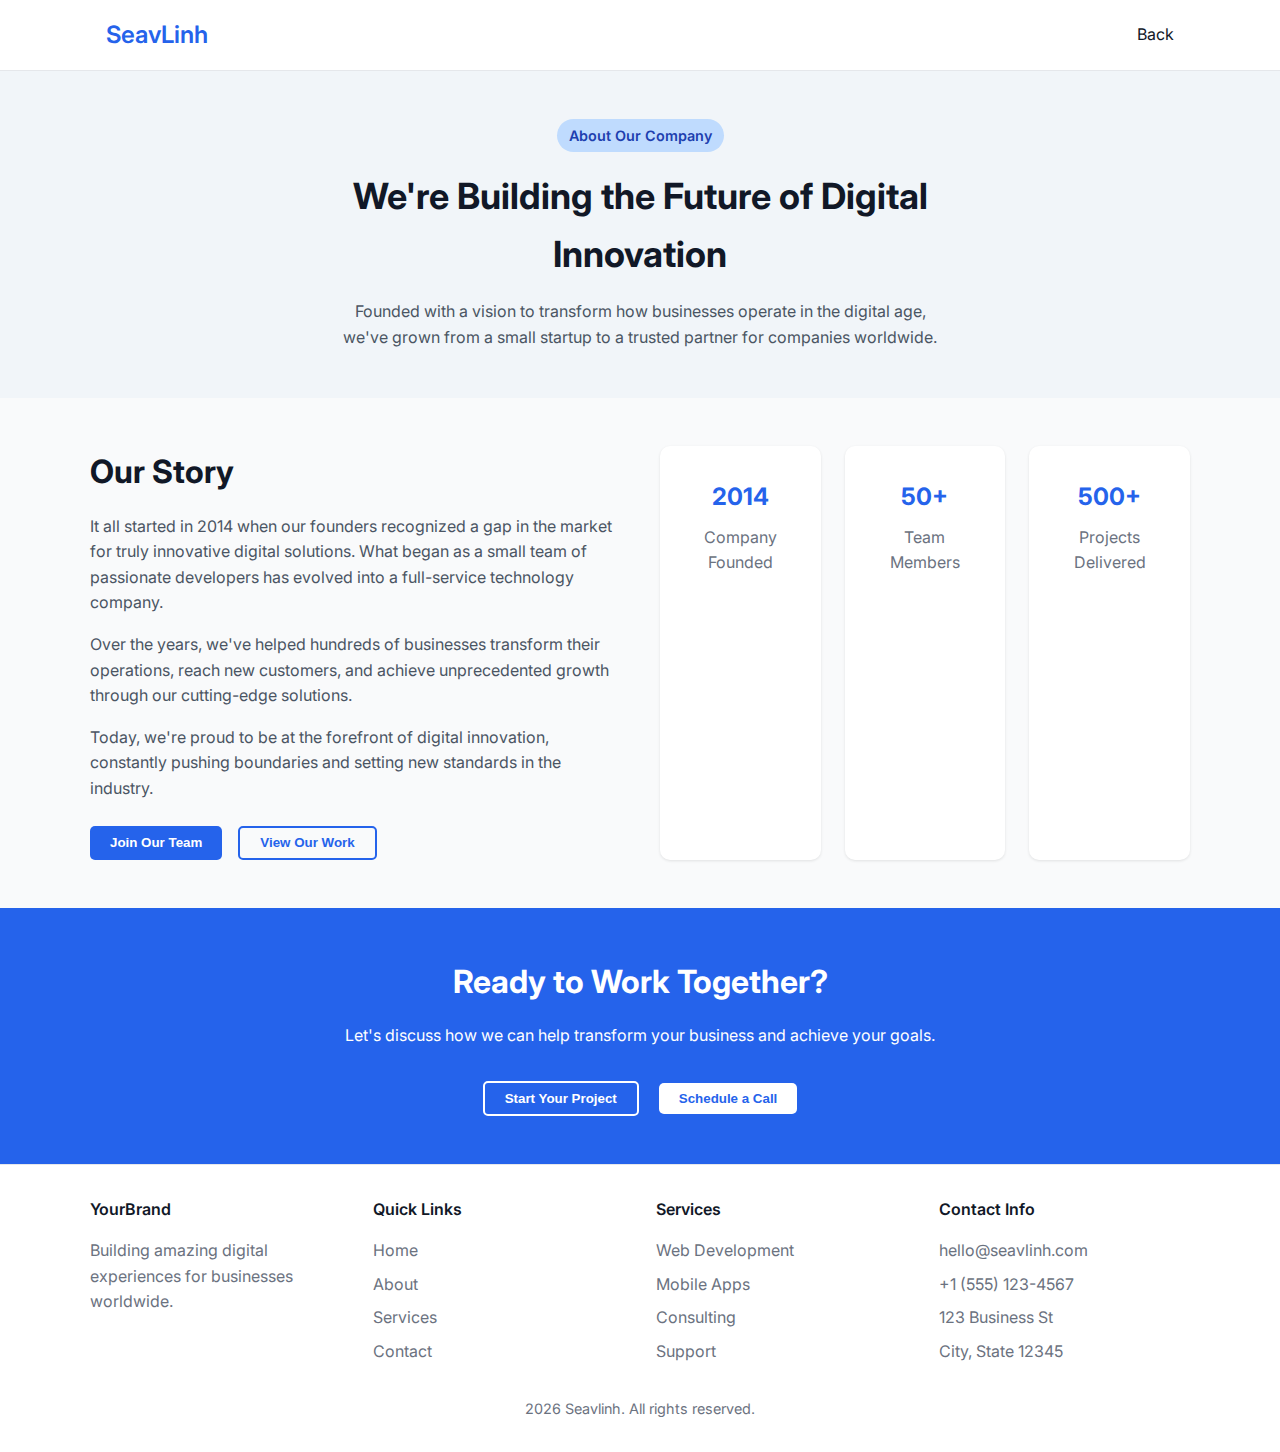
<file: about.html>
<!DOCTYPE html>
<html lang="en">
<head>
  <meta charset="UTF-8" />
  <meta name="viewport" content="width=device-width, initial-scale=1" />
  <title>Seavlinh</title>
  <link href="https://fonts.googleapis.com/css2?family=Inter:wght@400;600&display=swap" rel="stylesheet" />

  <style>
    * {
      margin: 0;
      padding: 0;
      box-sizing: border-box;
    }

    body {
      font-family: 'Inter', sans-serif;
      background-color: #f9fafb;
      color: #111827;
      line-height: 1.6;
      min-height: 100vh;
    }

    a {
      color: inherit;
      text-decoration: none;
    }
    .container {
      max-width: 1100px;
      margin: 0 auto;
      padding: 0 1rem;
    }
    header {
      background: white;
      border-bottom: 1px solid #e5e7eb;
      padding: 1rem 0;
    }

    nav {
      display: flex;
      justify-content: space-between;
      align-items: center;
      flex-wrap: wrap;
    }

    nav .logo {
      font-weight: 600;
      font-size: 1.5rem;
      color: #2563eb;
    }
    nav button {
      background: #2563eb;
      color: white;
      border: none;
      padding: 0.5rem 1.25rem;
      border-radius: 5px;
      cursor: pointer;
      font-weight: 600;
    }
    .hero {
      background-color: #f1f5f9;
      padding: 3rem 0;
      text-align: center;
    }

    .hero .badge {
      display: inline-block;
      background: #bfdbfe;
      color: #1e40af;
      padding: 0.3rem 0.75rem;
      border-radius: 9999px;
      font-weight: 600;
      margin-bottom: 1rem;
      font-size: 0.9rem;
    }

    .hero h1 {
      font-size: 2.25rem;
      margin-bottom: 1rem;
      font-weight: 700;
      max-width: 700px;
      margin-left: auto;
      margin-right: auto;
    }

    .hero p {
      max-width: 600px;
      margin-left: auto;
      margin-right: auto;
      color: #4b5563;
    }
    .about-section {
      padding: 3rem 0;
      display: grid;
      grid-template-columns: 1fr 1fr;
      gap: 2.5rem;
    }

    .about-text h2 {
      font-size: 2rem;
      margin-bottom: 1rem;
      font-weight: 700;
    }

    .about-text p {
      margin-bottom: 1rem;
      color: #4b5563;
    }

    .about-buttons {
      margin-top: 1.5rem;
      display: flex;
      gap: 1rem;
    }

    .btn-primary {
      background-color: #2563eb;
      color: white;
      padding: 0.5rem 1.25rem;
      border: none;
      border-radius: 5px;
      cursor: pointer;
      font-weight: 600;
      transition: background-color 0.3s ease;
    }

    .btn-primary:hover {
      background-color: #1d4ed8;
    }

    .btn-outline {
      background: transparent;
      border: 2px solid #2563eb;
      color: #2563eb;
      padding: 0.48rem 1.25rem;
      border-radius: 5px;
      cursor: pointer;
      font-weight: 600;
      transition: background-color 0.3s ease, color 0.3s ease;
    }

    .btn-outline:hover {
      background-color: #2563eb;
      color: white;
    }
    .stats-cards {
      display: grid;
      gap: 1.5rem;
      grid-template-columns: repeat(3, 1fr);
    }

    .card {
      background: white;
      padding: 2rem;
      border-radius: 10px;
      box-shadow: 0 1px 3px rgb(0 0 0 / 0.1);
      text-align: center;
    }

    .card h3 {
      font-size: 1.5rem;
      margin-bottom: 0.5rem;
      color: #2563eb;
      font-weight: 700;
    }

    .card p {
      color: #6b7280;
    }

    .cta {
      background-color: #2563eb;
      color: white;
      padding: 3rem 1rem;
      text-align: center;
    }

    .cta h2 {
      font-size: 2rem;
      margin-bottom: 1rem;
      font-weight: 700;
    }

    .cta p {
      margin-bottom: 2rem;
    }

    .cta .btn-outline-white {
      background: transparent;
      border: 2px solid white;
      color: white;
      padding: 0.5rem 1.25rem;
      border-radius: 5px;
      cursor: pointer;
      font-weight: 600;
      margin-right: 1rem;
      transition: background-color 0.3s ease, color 0.3s ease;
    }

    .cta .btn-outline-white:hover {
      background-color: white;
      color: #2563eb;
    }

    .cta .btn-white {
      background: white;
      color: #2563eb;
      padding: 0.5rem 1.25rem;
      border: none;
      border-radius: 5px;
      cursor: pointer;
      font-weight: 600;
      transition: background-color 0.3s ease;
    }

    .cta .btn-white:hover {
      background-color: #dbeafe;
    }

    footer {
      background: white;
      border-top: 1px solid #e5e7eb;
      padding: 2rem 1rem;
      color: #6b7280;
    }

    footer .footer-container {
      max-width: 1100px;
      margin: auto;
      display: grid;
      grid-template-columns: repeat(auto-fit, minmax(220px, 1fr));
      gap: 2rem;
    }

    footer h4 {
      margin-bottom: 1rem;
      font-weight: 600;
      color: #111827;
    }

    footer ul {
      list-style: none;
    }

    footer ul li {
      margin-bottom: 0.5rem;
    }
    @media (max-width: 768px) {
      .about-section {
        grid-template-columns: 1fr;
      }

      nav ul {
        display: none;
      }
    }
  </style>
</head>
<body>
  <header>
    <div class="container">
      <nav>
        <a href="#" class="logo">SeavLinh</a>
        <a href="index.html" class="btn">Back</a>
      </nav>
    </div>
  </header>

  <section class="hero">
    <div class="container">
      <div class="badge">About Our Company</div>
      <h1>We're Building the Future of Digital Innovation</h1>
      <p>Founded with a vision to transform how businesses operate in the digital age, we've grown from a small startup to a trusted partner for companies worldwide.</p>
    </div>
  </section>
  <section class="about-section container">
    <div class="about-text">
      <h2>Our Story</h2>
      <p>It all started in 2014 when our founders recognized a gap in the market for truly innovative digital solutions. What began as a small team of passionate developers has evolved into a full-service technology company.</p>
      <p>Over the years, we've helped hundreds of businesses transform their operations, reach new customers, and achieve unprecedented growth through our cutting-edge solutions.</p>
      <p>Today, we're proud to be at the forefront of digital innovation, constantly pushing boundaries and setting new standards in the industry.</p>
      <div class="about-buttons">
        <button class="btn-primary">Join Our Team</button>
        <button class="btn-outline">View Our Work</button>
      </div>
    </div>

    <div class="stats-cards">
      <div class="card">
        <h3>2014</h3>
        <p>Company Founded</p>
      </div>
      <div class="card">
        <h3>50+</h3>
        <p>Team Members</p>
      </div>
      <div class="card">
        <h3>500+</h3>
        <p>Projects Delivered</p>
      </div>
    </div>
  </section>
  <section class="cta">
    <div class="container">
      <h2>Ready to Work Together?</h2>
      <p>Let's discuss how we can help transform your business and achieve your goals.</p>
      <button class="btn-outline-white">Start Your Project</button>
      <button class="btn-white">Schedule a Call</button>
    </div>
  </section>
  <footer>
    <div class="footer-container">
      <div>
        <h4>YourBrand</h4>
        <p>Building amazing digital experiences for businesses worldwide.</p>
      </div>
      <div>
        <h4>Quick Links</h4>
        <ul>
          <li><a href="#">Home</a></li>
          <li><a href="#">About</a></li>
          <li><a href="#">Services</a></li>
          <li><a href="#">Contact</a></li>
        </ul>
      </div>
      <div>
        <h4>Services</h4>
        <ul>
          <li><a href="#">Web Development</a></li>
          <li><a href="#">Mobile Apps</a></li>
          <li><a href="#">Consulting</a></li>
          <li><a href="#">Support</a></li>
        </ul>
      </div>
      <div>
        <h4>Contact Info</h4>
        <ul>
          <li>hello@seavlinh.com</li>
          <li>+1 (555) 123-4567</li>
          <li>123 Business St</li>
          <li>City, State 12345</li>
        </ul>
      </div>
    </div>
    <p style="text-align: center; margin-top: 1.5rem; font-size: 0.9rem;">  2026 Seavlinh. All rights reserved.</p>
  </footer>
</body>
</html>
</file>
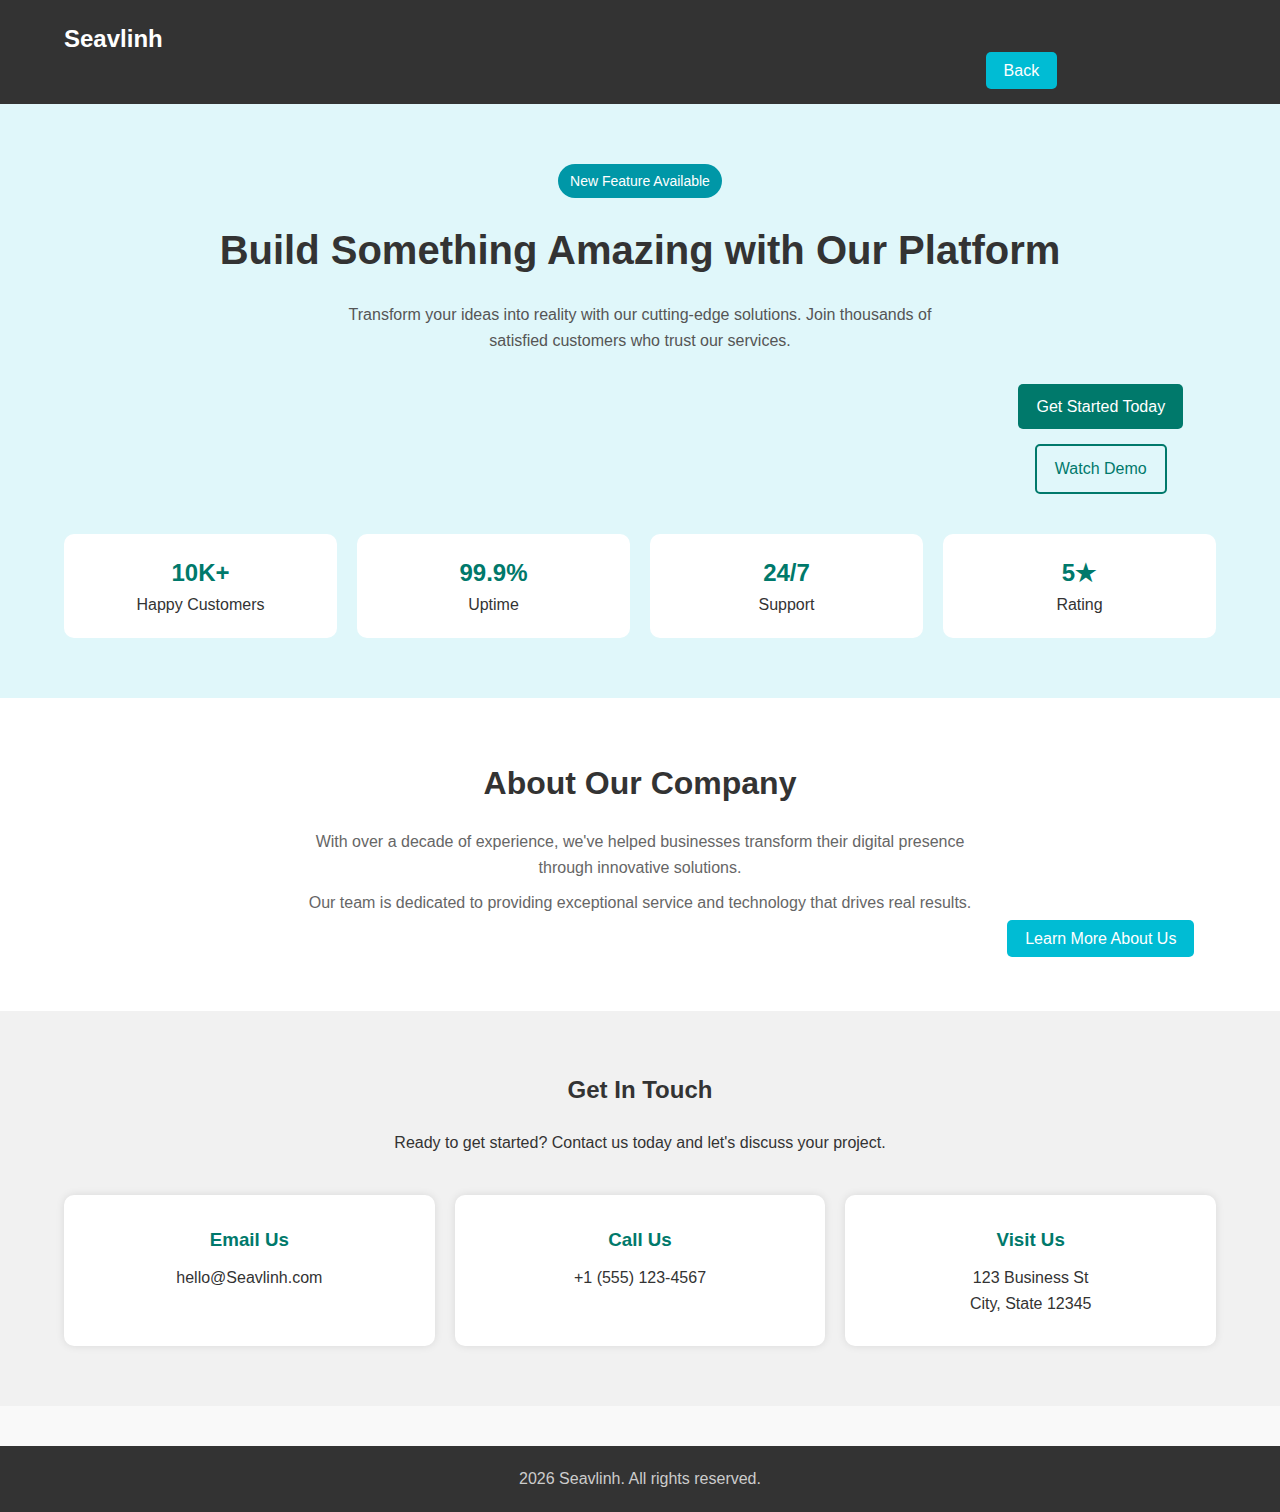
<file: contact.html>
<!DOCTYPE html>
<html lang="en">
<head>
  <meta charset="UTF-8" />
  <meta name="viewport" content="width=device-width, initial-scale=1.0"/>
  <title>YourBrand - Home</title>
   <style>
* {
  margin: 0;
  padding: 0;
  box-sizing: border-box;
}

body {
  font-family: "Segoe UI", sans-serif;
  line-height: 1.6;
  background-color: #f9f9f9;
  color: #333;
}

.container {
  width: 90%;
  max-width: 1200px;
  margin: auto;
}
header {
  background: #333;
  color: #fff;
  padding: 20px 0;
}

.logo {
  font-size: 24px;
  font-weight: bold;
}

.btn {
  background: #00bcd4;
  color: #fff;
  padding: 10px 18px;
  text-decoration: none;
  margin-left: 80%;
  border-radius: 5px;
  transition: background 0.3s ease;
}

.btn:hover {
  background: #0097a7;
}
.hero {
  padding: 60px 0;
  text-align: center;
  background: #e0f7fa;
}

.hero h2 {
  font-size: 2.5rem;
  margin: 20px 0;
}

.hero p {
  max-width: 600px;
  margin: 0 auto 30px;
  color: #555;
}

.hero .badge {
  background: #0097a7;
  color: #fff;
  padding: 6px 12px;
  border-radius: 20px;
  font-size: 0.875rem;
  display: inline-block;
}

.hero-buttons {
  display: flex;
  gap: 15px;
  justify-content: center;
  flex-wrap: wrap;
  margin-bottom: 40px;
}

.btn.primary {
  background: #00796b;
}

.btn.secondary {
  background: transparent;
  border: 2px solid #00796b;
  color: #00796b;
}

.stats {
  display: grid;
  grid-template-columns: repeat(auto-fit, minmax(140px, 1fr));
  gap: 20px;
  margin-top: 40px;
}

.stats div {
  background: #fff;
  padding: 20px;
  border-radius: 10px;
}

.stats strong {
  display: block;
  font-size: 1.5rem;
  color: #00796b;
}
.about {
  padding: 60px 0;
  background: #fff;
  text-align: center;
}

.about h2 {
  margin-bottom: 20px;
  font-size: 2rem;
}

.about p {
  max-width: 700px;
  margin: 10px auto;
  color: #666;
}
.contact {
  padding: 60px 0;
  background: #f1f1f1;
  text-align: center;
}

.contact h2 {
  margin-bottom: 20px;
}

.contact-cards {
  display: grid;
  grid-template-columns: repeat(auto-fit, minmax(200px, 1fr));
  gap: 20px;
  margin-top: 40px;
}

.card {
  background: white;
  padding: 30px;
  border-radius: 10px;
  box-shadow: 0 0 8px rgba(0,0,0,0.1);
}

.card h3 {
  margin-bottom: 10px;
  color: #00796b;
}
footer {
  background: #333;
  color: #ccc;
  text-align: center;
  padding: 20px 0;
  margin-top: 40px;
}

   </style>
</head>
<body>
  <header>
    <div class="container">
      <h1 class="logo">Seavlinh</h1>
        <a href="index.html" class="btn">Back</a>
      </nav>
    </div>
  </header>
  <section class="hero">
    <div class="container">
      <span class="badge">New Feature Available</span>
      <h2>Build Something Amazing with Our Platform</h2>
      <p>Transform your ideas into reality with our cutting-edge solutions. Join thousands of satisfied customers who trust our services.</p>
      <div class="hero-buttons">
        <a href="#" class="btn primary">Get Started Today</a>
        <a href="#" class="btn secondary">Watch Demo</a>
      </div>
      <div class="stats">
        <div><strong>10K+</strong><span>Happy Customers</span></div>
        <div><strong>99.9%</strong><span>Uptime</span></div>
        <div><strong>24/7</strong><span>Support</span></div>
        <div><strong>5★</strong><span>Rating</span></div>
      </div>
    </div>
  </section>
  <section class="about">
    <div class="container">
      <h2>About Our Company</h2>
      <p>With over a decade of experience, we've helped businesses transform their digital presence through innovative solutions.</p>
      <p>Our team is dedicated to providing exceptional service and technology that drives real results.</p>
      <a href="#" class="btn">Learn More About Us</a>
    </div>
  </section>
  <section class="contact">
    <div class="container">
      <h2>Get In Touch</h2>
      <p>Ready to get started? Contact us today and let's discuss your project.</p>
      <div class="contact-cards">
        <div class="card">
          <h3>Email Us</h3>
          <p>hello@Seavlinh.com</p>
        </div>
        <div class="card">
          <h3>Call Us</h3>
          <p>+1 (555) 123-4567</p>
        </div>
        <div class="card">
          <h3>Visit Us</h3>
          <p>123 Business St<br/>City, State 12345</p>
        </div>
      </div>
    </div>
  </section>
  <footer>
    <div class="container">
      <p> 2026 Seavlinh. All rights reserved.</p>
    </div>
  </footer>
</body>
</html>
</file>
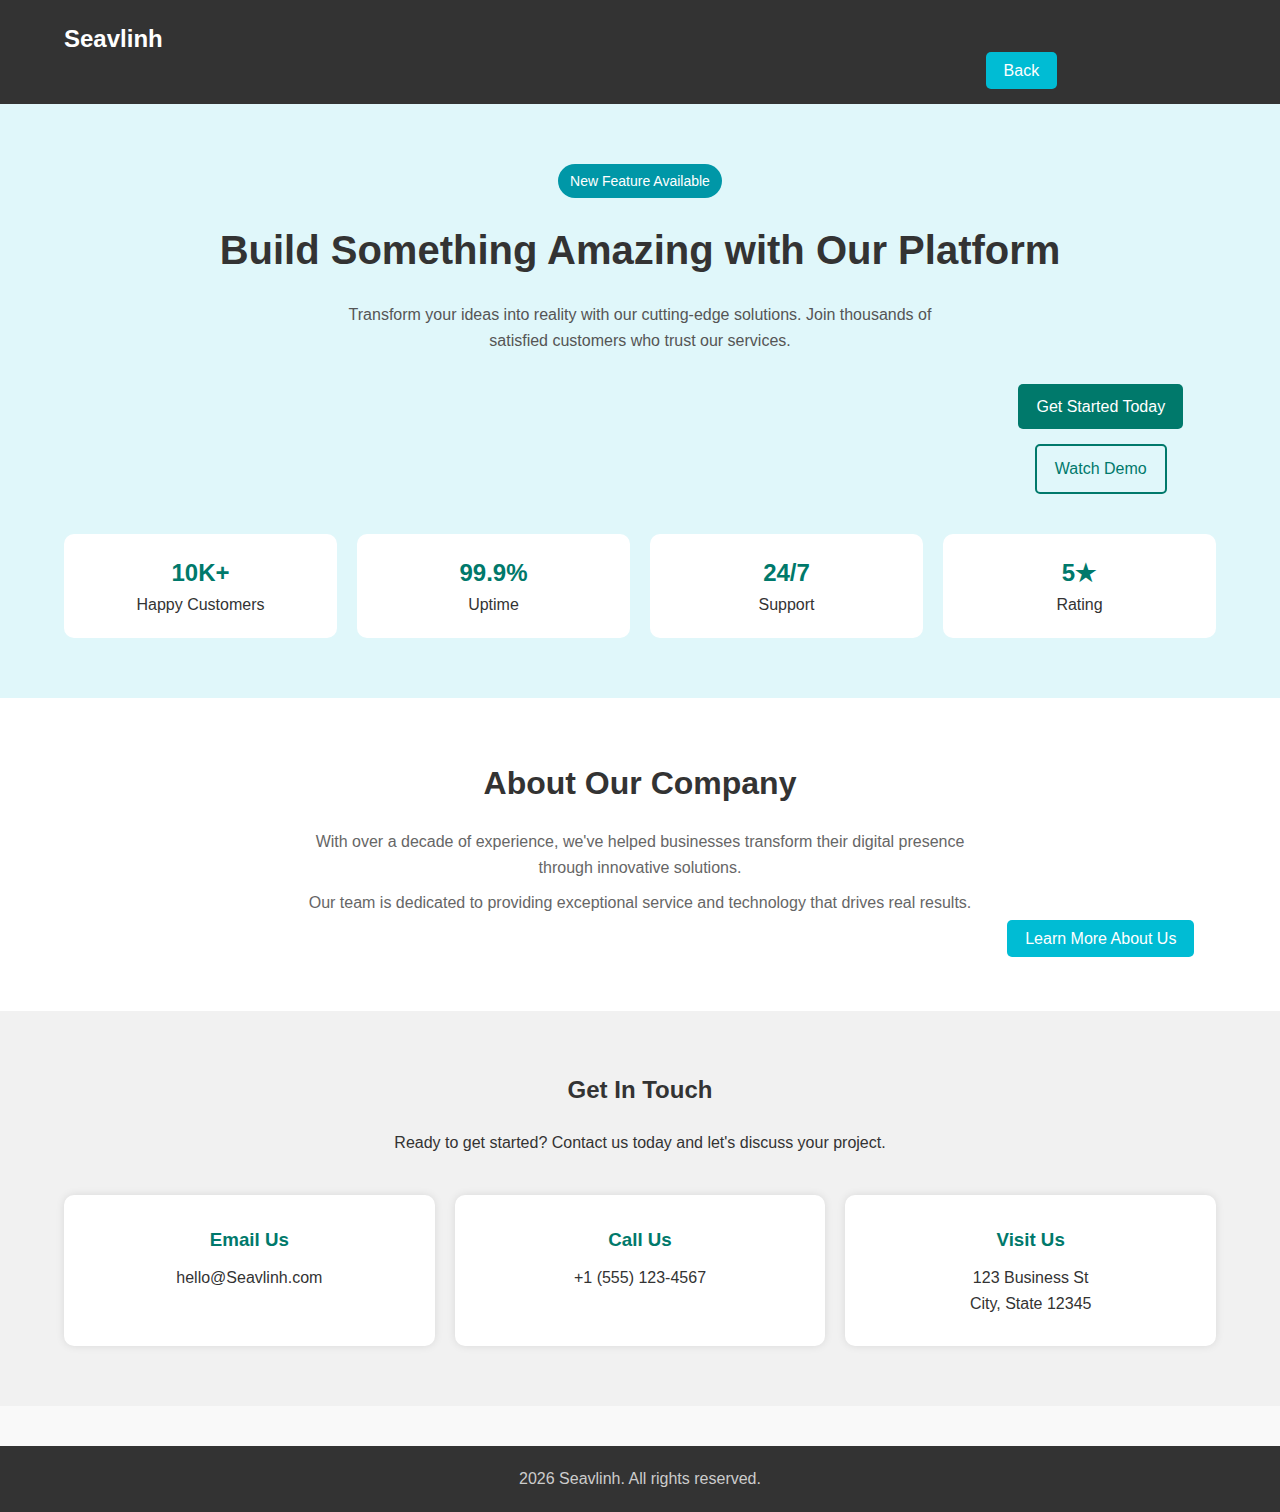
<file: home.html>
<!DOCTYPE html>
<html lang="en">
<head>
  <meta charset="UTF-8" />
  <meta name="viewport" content="width=device-width, initial-scale=1.0"/>
  <title>YourBrand - Home</title>
   <style>
* {
  margin: 0;
  padding: 0;
  box-sizing: border-box;
}

body {
  font-family: "Segoe UI", sans-serif;
  line-height: 1.6;
  background-color: #f9f9f9;
  color: #333;
}

.container {
  width: 90%;
  max-width: 1200px;
  margin: auto;
}
header {
  background: #333;
  color: #fff;
  padding: 20px 0;
}

.logo {
  font-size: 24px;
  font-weight: bold;
}

.btn {
  background: #00bcd4;
  color: #fff;
  padding: 10px 18px;
  margin-left: 80%;
  text-decoration: none;
  border-radius: 5px;
  transition: background 0.3s ease;
}

.btn:hover {
  background: #0097a7;
}
.hero {
  padding: 60px 0;
  text-align: center;
  background: #e0f7fa;
}

.hero h2 {
  font-size: 2.5rem;
  margin: 20px 0;
}

.hero p {
  max-width: 600px;
  margin: 0 auto 30px;
  color: #555;
}

.hero .badge {
  background: #0097a7;
  color: #fff;
  padding: 6px 12px;
  border-radius: 20px;
  font-size: 0.875rem;
  display: inline-block;
}

.hero-buttons {
  display: flex;
  gap: 15px;
  justify-content: center;
  flex-wrap: wrap;
  margin-bottom: 40px;
}

.btn.primary {
  background: #00796b;
}

.btn.secondary {
  background: transparent;
  border: 2px solid #00796b;
  color: #00796b;
}

.stats {
  display: grid;
  grid-template-columns: repeat(auto-fit, minmax(140px, 1fr));
  gap: 20px;
  margin-top: 40px;
}

.stats div {
  background: #fff;
  padding: 20px;
  border-radius: 10px;
}

.stats strong {
  display: block;
  font-size: 1.5rem;
  color: #00796b;
}
.about {
  padding: 60px 0;
  background: #fff;
  text-align: center;
}

.about h2 {
  margin-bottom: 20px;
  font-size: 2rem;
}

.about p {
  max-width: 700px;
  margin: 10px auto;
  color: #666;
}
.contact {
  padding: 60px 0;
  background: #f1f1f1;
  text-align: center;
}

.contact h2 {
  margin-bottom: 20px;
}

.contact-cards {
  display: grid;
  grid-template-columns: repeat(auto-fit, minmax(200px, 1fr));
  gap: 20px;
  margin-top: 40px;
}

.card {
  background: white;
  padding: 30px;
  border-radius: 10px;
  box-shadow: 0 0 8px rgba(0,0,0,0.1);
}

.card h3 {
  margin-bottom: 10px;
  color: #00796b;
}
footer {
  background: #333;
  color: #ccc;
  text-align: center;
  padding: 20px 0;
  margin-top: 40px;
}

   </style>
</head>
<body>
  <header>
    <div class="container">
      <h1 class="logo">Seavlinh</h1>
        <a href="index.html" class="btn">Back</a>
      </nav>
    </div>
  </header>
  <section class="hero">
    <div class="container">
      <span class="badge">New Feature Available</span>
      <h2>Build Something Amazing with Our Platform</h2>
      <p>Transform your ideas into reality with our cutting-edge solutions. Join thousands of satisfied customers who trust our services.</p>
      <div class="hero-buttons">
        <a href="#" class="btn primary">Get Started Today</a>
        <a href="#" class="btn secondary">Watch Demo</a>
      </div>
      <div class="stats">
        <div><strong>10K+</strong><span>Happy Customers</span></div>
        <div><strong>99.9%</strong><span>Uptime</span></div>
        <div><strong>24/7</strong><span>Support</span></div>
        <div><strong>5★</strong><span>Rating</span></div>
      </div>
    </div>
  </section>
  <section class="about">
    <div class="container">
      <h2>About Our Company</h2>
      <p>With over a decade of experience, we've helped businesses transform their digital presence through innovative solutions.</p>
      <p>Our team is dedicated to providing exceptional service and technology that drives real results.</p>
      <a href="#" class="btn">Learn More About Us</a>
    </div>
  </section>
  <section class="contact">
    <div class="container">
      <h2>Get In Touch</h2>
      <p>Ready to get started? Contact us today and let's discuss your project.</p>
      <div class="contact-cards">
        <div class="card">
          <h3>Email Us</h3>
          <p>hello@Seavlinh.com</p>
        </div>
        <div class="card">
          <h3>Call Us</h3>
          <p>+1 (555) 123-4567</p>
        </div>
        <div class="card">
          <h3>Visit Us</h3>
          <p>123 Business St<br/>City, State 12345</p>
        </div>
      </div>
    </div>
  </section>
  <footer>
    <div class="container">
      <p> 2026 Seavlinh. All rights reserved.</p>
    </div>
  </footer>
</body>
</html>
</file>
